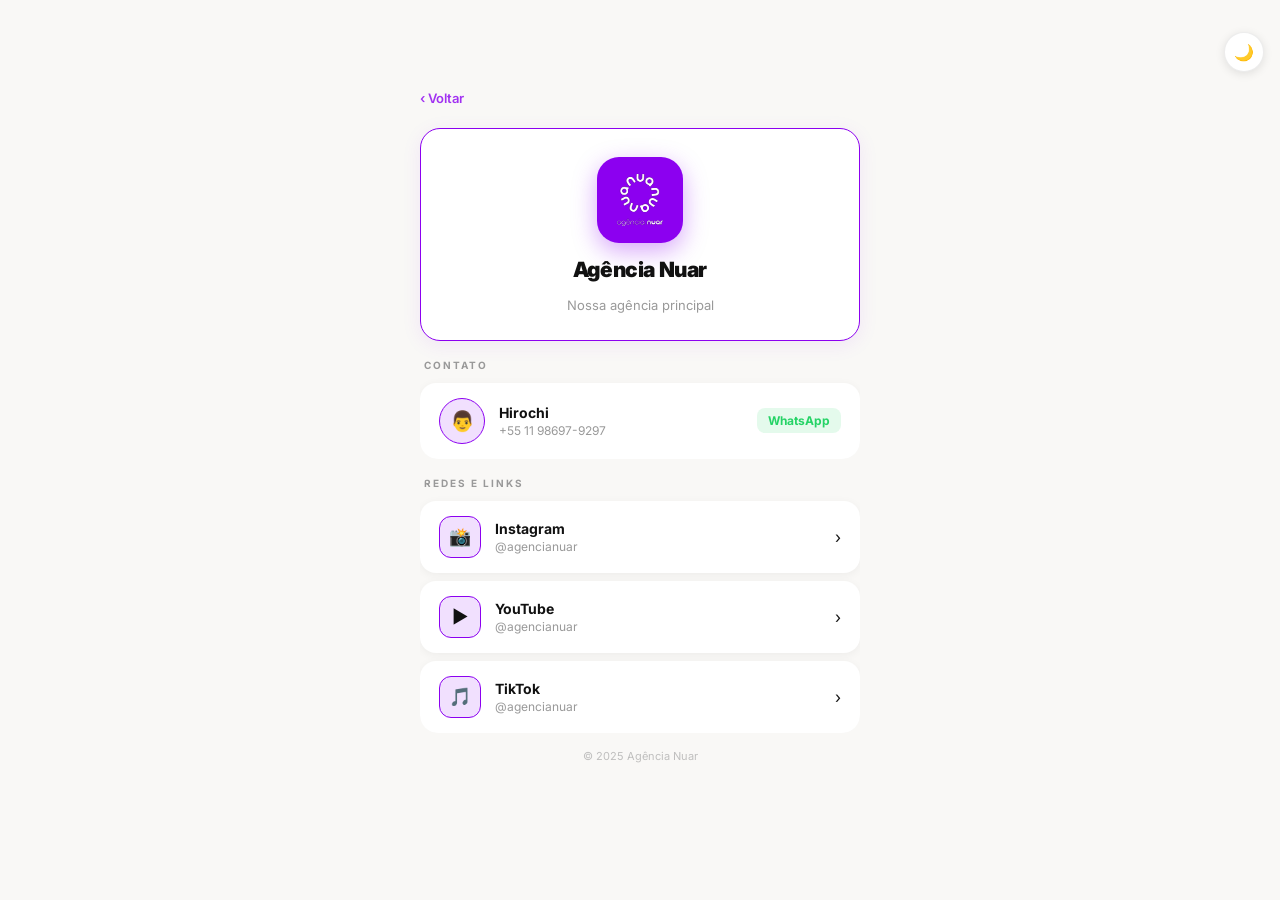
<file: agencia.html>
<!DOCTYPE html>
<html lang="pt-BR" data-theme="light">
<head>
  <meta charset="UTF-8" />
  <meta name="viewport" content="width=device-width, initial-scale=1.0" />
  <title>Agência Nuar</title>
  <style>
    @import url('https://fonts.googleapis.com/css2?family=Inter:wght@400;500;600;700;800;900&display=swap');

    :root {
      --cor: #8c00f0;
      --cor-rgb: 140,0,240;
    }

    *, *::before, *::after { box-sizing: border-box; margin: 0; padding: 0; }

    body {
      font-family: 'Inter', system-ui, sans-serif;
      background: var(--bg, #f5f4f0);
      color: var(--text, #111);
      min-height: 100dvh;
      display: flex;
      flex-direction: column;
      align-items: center;
      padding: 32px 16px 60px;
      transition: background .3s, color .3s;
    }

    .page { width: 100%; max-width: 440px; display: flex; flex-direction: column; align-items: center; gap: 16px; }

    .back-btn {
      align-self: flex-start;
      display: flex; align-items: center; gap: 6px;
      font-size: 13px; font-weight: 600;
      color: var(--cor);
      text-decoration: none;
      padding: 6px 0;
      opacity: .8;
      transition: opacity .2s;
    }
    .back-btn:hover { opacity: 1; }

    .header {
      width: 100%;
      display: flex;
      flex-direction: column;
      align-items: center;
      gap: 14px;
      padding: 28px 20px 24px;
      background: var(--surface, #fff);
      border-radius: 20px;
      border: 1.5px solid var(--cor);
      box-shadow: 0 4px 20px rgba(var(--cor-rgb), .08);
    }

    .logo-box {
      width: 86px; height: 86px;
      border-radius: 22px;
      background: var(--cor);
      display: flex; align-items: center; justify-content: center;
      box-shadow: 0 8px 24px rgba(var(--cor-rgb), .35);
    }
    .logo-box img { width: 66px; height: 66px; object-fit: contain; }

    .inst-name { font-size: 21px; font-weight: 900; letter-spacing: -.4px; color: var(--text, #111); text-align: center; }
    .inst-desc { font-size: 13px; color: var(--text2, #777); text-align: center; line-height: 1.5; }

    .card {
      width: 100%;
      background: var(--surface, #fff);
      border-radius: 18px;
      border: 1px solid var(--border, rgba(0,0,0,.07));
      box-shadow: 0 2px 12px rgba(0,0,0,.05);
      overflow: hidden;
    }

    .card-label {
      font-size: 10px; font-weight: 700;
      letter-spacing: 2px; text-transform: uppercase;
      color: var(--muted, #aaa);
      padding: 14px 18px 8px;
    }

    .contact-item {
      display: flex; align-items: center;
      gap: 14px;
      padding: 14px 18px;
      text-decoration: none;
    }

    .contact-avatar {
      width: 46px; height: 46px;
      border-radius: 50%;
      background: rgba(var(--cor-rgb), .12);
      border: 1.5px solid var(--cor);
      display: flex; align-items: center; justify-content: center;
      font-size: 20px;
      flex-shrink: 0;
    }
    .contact-info { flex: 1; }
    .contact-name { font-size: 14px; font-weight: 700; color: var(--text, #111); }
    .contact-phone { font-size: 12px; color: var(--text2, #888); margin-top: 2px; }
    .contact-action {
      font-size: 12px; font-weight: 700;
      color: #25D366;
      background: rgba(37,211,102,.12);
      border-radius: 8px;
      padding: 5px 11px;
      flex-shrink: 0;
    }

    .link-item {
      display: flex; align-items: center;
      gap: 14px;
      padding: 14px 18px;
      text-decoration: none;
    }

    .link-icon {
      width: 42px; height: 42px;
      border-radius: 12px;
      background: rgba(var(--cor-rgb), .12);
      border: 1.5px solid var(--cor);
      display: flex; align-items: center; justify-content: center;
      font-size: 18px;
      flex-shrink: 0;
    }
    .link-info { flex: 1; }
    .link-name { font-size: 14px; font-weight: 700; color: var(--text, #111); }
    .link-sub { font-size: 12px; color: var(--muted, #aaa); margin-top: 2px; }

    .em-breve {
      font-size: 10px; font-weight: 700;
      color: var(--muted, #bbb); letter-spacing: 1px;
      background: var(--surface2, #f3f2f0);
      border-radius: 6px;
      padding: 3px 8px;
      flex-shrink: 0;
    }

    .footer { font-size: 11px; color: var(--muted, #bbb); opacity: .6; }
  </style>
  <link rel="stylesheet" href="tema.css">
</head>
<body>
<button class="theme-btn" id="themeBtn" aria-label="Tema">🌙</button>
<div class="page">

  <a class="back-btn" href="index.html">‹ Voltar</a>

  <div class="header">
    <div class="logo-box">
      <img src="logos/1.svg" alt="Agência Nuar">
    </div>
    <div class="inst-name">Agência Nuar</div>
    <div class="inst-desc">Nossa agência principal</div>
  </div>

  <div class="card">
    <div class="card-label">Contato</div>
    <a class="contact-item" href="https://wa.me/5511986979297" target="_blank" rel="noopener">
      <div class="contact-avatar">👨</div>
      <div class="contact-info">
        <div class="contact-name">Hirochi</div>
        <div class="contact-phone">+55 11 98697-9297</div>
      </div>
      <span class="contact-action">WhatsApp</span>
    </a>
  </div>

  <div class="card">
    <div class="card-label">Redes e Links</div>
    <a class="link-item" href="https://www.instagram.com/agencianuar/" target="_blank" rel="noopener">
      <div class="link-icon">📸</div>
      <div class="link-info">
        <div class="link-name">Instagram</div>
        <div class="link-sub">@agencianuar</div>
      </div>
      <span class="link-arrow">›</span>
    </a>
    <a class="link-item" href="https://www.youtube.com/@agencianuar" target="_blank" rel="noopener">
      <div class="link-icon">▶️</div>
      <div class="link-info">
        <div class="link-name">YouTube</div>
        <div class="link-sub">@agencianuar</div>
      </div>
      <span class="link-arrow">›</span>
    </a>
    <a class="link-item" href="https://www.tiktok.com/@agencianuar" target="_blank" rel="noopener">
      <div class="link-icon">🎵</div>
      <div class="link-info">
        <div class="link-name">TikTok</div>
        <div class="link-sub">@agencianuar</div>
      </div>
      <span class="link-arrow">›</span>
    </a>
  </div>

  <div class="footer">© 2025 Agência Nuar</div>
</div>
<script src="tema.js"></script>
</body>
</html>
</file>
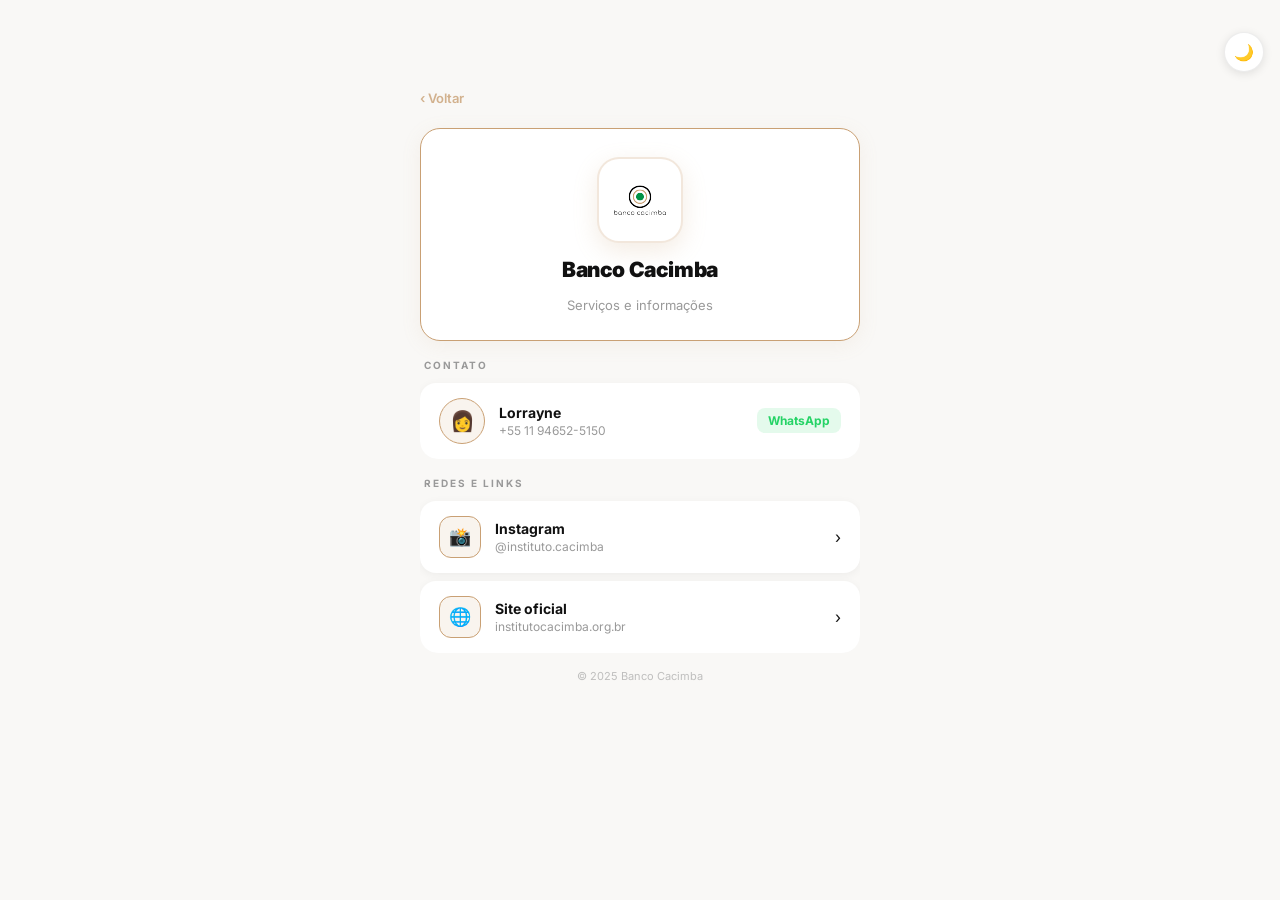
<file: cacimba.html>
<!DOCTYPE html>
<html lang="pt-BR" data-theme="light">
<head>
  <meta charset="UTF-8" />
  <meta name="viewport" content="width=device-width, initial-scale=1.0" />
  <title>Banco Cacimba</title>
  <style>
    @import url('https://fonts.googleapis.com/css2?family=Inter:wght@400;500;600;700;800;900&display=swap');

    :root {
      --cor: #c9a074;
      --cor-rgb: 201,160,116;
    }

    *, *::before, *::after { box-sizing: border-box; margin: 0; padding: 0; }

    body {
      font-family: 'Inter', system-ui, sans-serif;
      background: var(--bg, #f5f4f0);
      color: var(--text, #111);
      min-height: 100dvh;
      display: flex;
      flex-direction: column;
      align-items: center;
      padding: 32px 16px 60px;
      transition: background .3s, color .3s;
    }

    .page { width: 100%; max-width: 440px; display: flex; flex-direction: column; align-items: center; gap: 16px; }

    .back-btn {
      align-self: flex-start;
      display: flex; align-items: center; gap: 6px;
      font-size: 13px; font-weight: 600;
      color: var(--cor);
      text-decoration: none;
      padding: 6px 0;
      opacity: .8;
      transition: opacity .2s;
    }
    .back-btn:hover { opacity: 1; }

    .header {
      width: 100%;
      display: flex;
      flex-direction: column;
      align-items: center;
      gap: 14px;
      padding: 28px 20px 24px;
      background: var(--surface, #fff);
      border-radius: 20px;
      border: 1.5px solid var(--cor);
      box-shadow: 0 4px 20px rgba(var(--cor-rgb), .1);
    }

    .logo-box {
      width: 86px; height: 86px;
      border-radius: 22px;
      background: #fff;
      border: 2px solid rgba(var(--cor-rgb), .25);
      display: flex; align-items: center; justify-content: center;
      box-shadow: 0 8px 24px rgba(var(--cor-rgb), .2);
    }
    .logo-box img { width: 66px; height: 66px; object-fit: contain; }

    .inst-name { font-size: 21px; font-weight: 900; letter-spacing: -.4px; color: var(--text, #111); text-align: center; }
    .inst-desc { font-size: 13px; color: var(--text2, #777); text-align: center; line-height: 1.5; }

    .card {
      width: 100%;
      background: var(--surface, #fff);
      border-radius: 18px;
      border: 1px solid var(--border, rgba(0,0,0,.07));
      box-shadow: 0 2px 12px rgba(0,0,0,.05);
      overflow: hidden;
    }

    .card-label {
      font-size: 10px; font-weight: 700;
      letter-spacing: 2px; text-transform: uppercase;
      color: var(--muted, #aaa);
      padding: 14px 18px 8px;
    }

    .contact-item {
      display: flex; align-items: center;
      gap: 14px;
      padding: 14px 18px;
      text-decoration: none;
    }

    .contact-avatar {
      width: 46px; height: 46px;
      border-radius: 50%;
      background: rgba(var(--cor-rgb), .12);
      border: 1.5px solid var(--cor);
      display: flex; align-items: center; justify-content: center;
      font-size: 20px;
      flex-shrink: 0;
    }
    .contact-info { flex: 1; }
    .contact-name { font-size: 14px; font-weight: 700; color: var(--text, #111); }
    .contact-phone { font-size: 12px; color: var(--text2, #888); margin-top: 2px; }
    .contact-action {
      font-size: 12px; font-weight: 700;
      color: #25D366;
      background: rgba(37,211,102,.12);
      border-radius: 8px;
      padding: 5px 11px;
      flex-shrink: 0;
    }

    .link-item {
      display: flex; align-items: center;
      gap: 14px;
      padding: 14px 18px;
      text-decoration: none;
    }

    .link-icon {
      width: 42px; height: 42px;
      border-radius: 12px;
      background: rgba(var(--cor-rgb), .12);
      border: 1.5px solid var(--cor);
      display: flex; align-items: center; justify-content: center;
      font-size: 18px;
      flex-shrink: 0;
    }
    .link-info { flex: 1; }
    .link-name { font-size: 14px; font-weight: 700; color: var(--text, #111); }
    .link-sub { font-size: 12px; color: var(--muted, #aaa); margin-top: 2px; }

    .em-breve {
      font-size: 10px; font-weight: 700;
      color: var(--muted, #bbb); letter-spacing: 1px;
      background: var(--surface2, #f3f2f0);
      border-radius: 6px;
      padding: 3px 8px;
      flex-shrink: 0;
    }

    .footer { font-size: 11px; color: var(--muted, #bbb); opacity: .6; }
  </style>
  <link rel="stylesheet" href="tema.css">
</head>
<body>
<button class="theme-btn" id="themeBtn" aria-label="Tema">🌙</button>
<div class="page">

  <a class="back-btn" href="index.html">‹ Voltar</a>

  <div class="header">
    <div class="logo-box">
      <img src="logos/2.svg" alt="Banco Cacimba">
    </div>
    <div class="inst-name">Banco Cacimba</div>
    <div class="inst-desc">Serviços e informações</div>
  </div>

  <div class="card">
    <div class="card-label">Contato</div>
    <a class="contact-item" href="https://wa.me/5511946525150" target="_blank" rel="noopener">
      <div class="contact-avatar">👩</div>
      <div class="contact-info">
        <div class="contact-name">Lorrayne</div>
        <div class="contact-phone">+55 11 94652-5150</div>
      </div>
      <span class="contact-action">WhatsApp</span>
    </a>
  </div>

  <div class="card">
    <div class="card-label">Redes e Links</div>
    <a class="link-item" href="https://www.instagram.com/instituto.cacimba/" target="_blank" rel="noopener">
      <div class="link-icon">📸</div>
      <div class="link-info">
        <div class="link-name">Instagram</div>
        <div class="link-sub">@instituto.cacimba</div>
      </div>
      <span class="link-arrow">›</span>
    </a>
    <a class="link-item" href="https://institutocacimba.org.br/banco-cacimba/" target="_blank" rel="noopener">
      <div class="link-icon">🌐</div>
      <div class="link-info">
        <div class="link-name">Site oficial</div>
        <div class="link-sub">institutocacimba.org.br</div>
      </div>
      <span class="link-arrow">›</span>
    </a>
  </div>

  <div class="footer">© 2025 Banco Cacimba</div>
</div>
<script src="tema.js"></script>
</body>
</html>
</file>
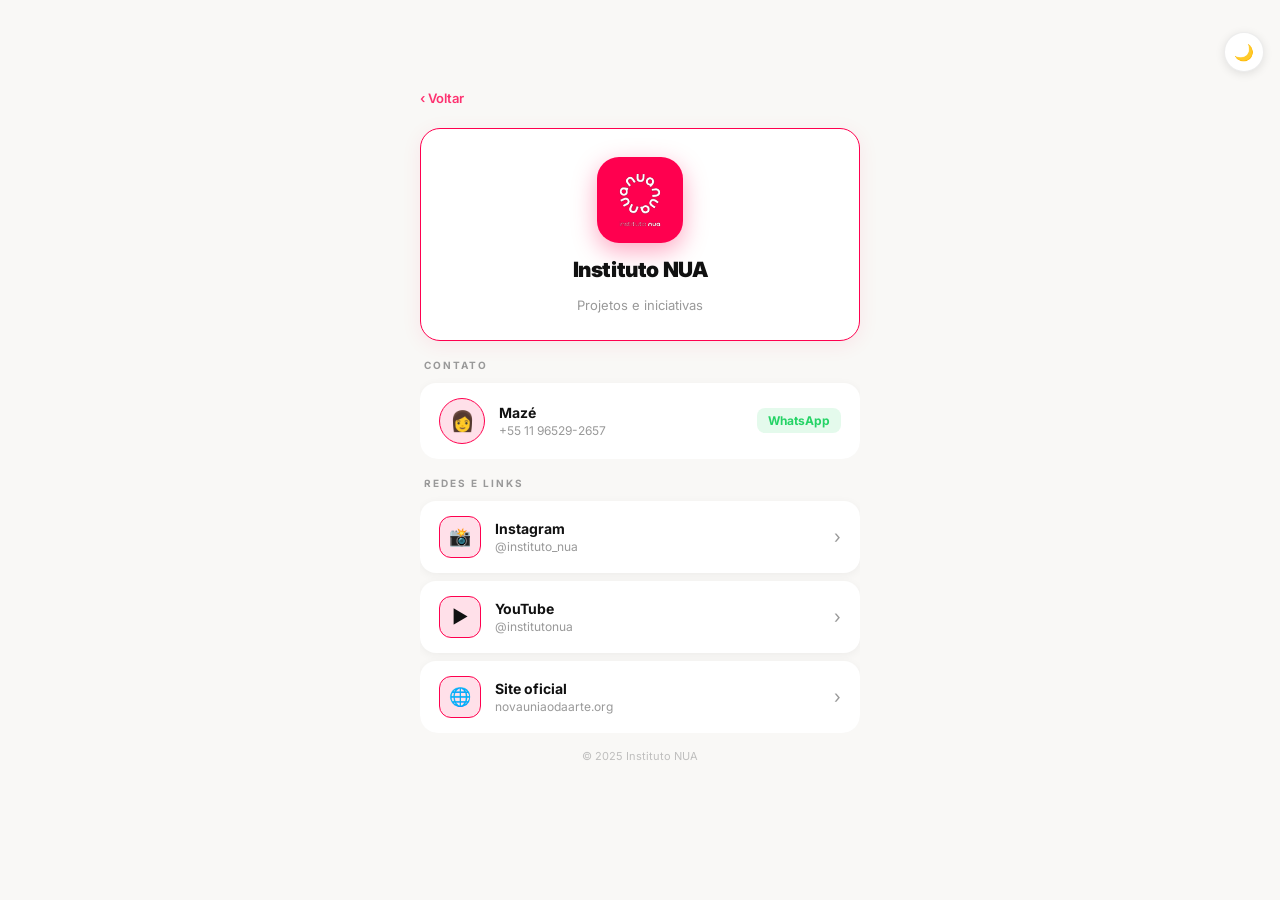
<file: instituto.html>
<!DOCTYPE html>
<html lang="pt-BR" data-theme="light">
<head>
  <meta charset="UTF-8" />
  <meta name="viewport" content="width=device-width, initial-scale=1.0" />
  <title>Instituto NUA</title>
  <style>
    @import url('https://fonts.googleapis.com/css2?family=Inter:wght@400;500;600;700;800;900&display=swap');

    :root {
      --cor: #ff004f;
      --cor-rgb: 255,0,79;
    }

    *, *::before, *::after { box-sizing: border-box; margin: 0; padding: 0; }

    body {
      font-family: 'Inter', system-ui, sans-serif;
      background: var(--bg, #f5f4f0);
      color: var(--text, #111);
      min-height: 100dvh;
      display: flex;
      flex-direction: column;
      align-items: center;
      padding: 32px 16px 60px;
      transition: background .3s, color .3s;
    }

    .page { width: 100%; max-width: 440px; display: flex; flex-direction: column; align-items: center; gap: 16px; }

    .back-btn {
      align-self: flex-start;
      display: flex; align-items: center; gap: 6px;
      font-size: 13px; font-weight: 600;
      color: var(--cor);
      text-decoration: none;
      padding: 6px 0;
      opacity: .8;
      transition: opacity .2s;
    }
    .back-btn:hover { opacity: 1; }

    /* Header */
    .header {
      width: 100%;
      display: flex;
      flex-direction: column;
      align-items: center;
      gap: 14px;
      padding: 28px 20px 24px;
      background: var(--surface, #fff);
      border-radius: 20px;
      border: 1.5px solid var(--cor);
      box-shadow: 0 4px 20px rgba(var(--cor-rgb), .08);
    }

    .logo-box {
      width: 86px; height: 86px;
      border-radius: 22px;
      background: var(--cor);
      display: flex; align-items: center; justify-content: center;
      box-shadow: 0 8px 24px rgba(var(--cor-rgb), .35);
    }
    .logo-box img { width: 66px; height: 66px; object-fit: contain; }

    .inst-name { font-size: 21px; font-weight: 900; letter-spacing: -.4px; color: var(--text, #111); text-align: center; }
    .inst-desc { font-size: 13px; color: var(--text2, #777); text-align: center; line-height: 1.5; }

    /* Card */
    .card {
      width: 100%;
      background: var(--surface, #fff);
      border-radius: 18px;
      border: 1px solid var(--border, rgba(0,0,0,.07));
      box-shadow: 0 2px 12px rgba(0,0,0,.05);
      overflow: hidden;
    }

    .card-label {
      font-size: 10px; font-weight: 700;
      letter-spacing: 2px; text-transform: uppercase;
      color: var(--muted, #aaa);
      padding: 14px 18px 8px;
    }

    /* Contato */
    .contact-item {
      display: flex; align-items: center;
      gap: 14px;
      padding: 14px 18px;
      text-decoration: none;
    }

    .contact-avatar {
      width: 46px; height: 46px;
      border-radius: 50%;
      background: rgba(var(--cor-rgb), .12);
      border: 1.5px solid var(--cor);
      display: flex; align-items: center; justify-content: center;
      font-size: 20px;
      flex-shrink: 0;
    }
    .contact-info { flex: 1; }
    .contact-name { font-size: 14px; font-weight: 700; color: var(--text, #111); }
    .contact-phone { font-size: 12px; color: var(--text2, #888); margin-top: 2px; }
    .contact-action {
      font-size: 12px; font-weight: 700;
      color: #25D366;
      background: rgba(37,211,102,.12);
      border-radius: 8px;
      padding: 5px 11px;
      flex-shrink: 0;
    }

    /* Links */
    .link-item {
      display: flex; align-items: center;
      gap: 14px;
      padding: 14px 18px;
      text-decoration: none;
    }

    .link-icon {
      width: 42px; height: 42px;
      border-radius: 12px;
      background: rgba(var(--cor-rgb), .12);
      border: 1.5px solid var(--cor);
      display: flex; align-items: center; justify-content: center;
      font-size: 18px;
      flex-shrink: 0;
    }
    .link-info { flex: 1; }
    .link-name { font-size: 14px; font-weight: 700; color: var(--text, #111); }
    .link-sub { font-size: 12px; color: var(--muted, #aaa); margin-top: 2px; }
    .link-arrow { color: var(--muted, #ccc); font-size: 18px; flex-shrink: 0; }

    .em-breve {
      font-size: 10px; font-weight: 700;
      color: var(--muted, #bbb); letter-spacing: 1px;
      background: var(--surface2, #f3f2f0);
      border-radius: 6px;
      padding: 3px 8px;
      flex-shrink: 0;
    }

    .footer { font-size: 11px; color: var(--muted, #bbb); opacity: .6; }
  </style>
  <link rel="stylesheet" href="tema.css">
</head>
<body>
<button class="theme-btn" id="themeBtn" aria-label="Tema">🌙</button>
<div class="page">

  <a class="back-btn" href="index.html">‹ Voltar</a>

  <div class="header">
    <div class="logo-box">
      <img src="logos/4.svg" alt="Instituto NUA">
    </div>
    <div class="inst-name">Instituto NUA</div>
    <div class="inst-desc">Projetos e iniciativas</div>
  </div>

  <div class="card">
    <div class="card-label">Contato</div>
    <a class="contact-item" href="https://wa.me/5511965292657" target="_blank" rel="noopener">
      <div class="contact-avatar">👩</div>
      <div class="contact-info">
        <div class="contact-name">Mazé</div>
        <div class="contact-phone">+55 11 96529-2657</div>
      </div>
      <span class="contact-action">WhatsApp</span>
    </a>
  </div>

  <div class="card">
    <div class="card-label">Redes e Links</div>
    <a class="link-item" href="https://www.instagram.com/instituto_nua/" target="_blank" rel="noopener">
      <div class="link-icon">📸</div>
      <div class="link-info">
        <div class="link-name">Instagram</div>
        <div class="link-sub">@instituto_nua</div>
      </div>
      <span class="link-arrow">›</span>
    </a>
    <a class="link-item" href="https://www.youtube.com/@institutonua" target="_blank" rel="noopener">
      <div class="link-icon">▶️</div>
      <div class="link-info">
        <div class="link-name">YouTube</div>
        <div class="link-sub">@institutonua</div>
      </div>
      <span class="link-arrow">›</span>
    </a>
    <a class="link-item" href="https://novauniaodaarte.org" target="_blank" rel="noopener">
      <div class="link-icon">🌐</div>
      <div class="link-info">
        <div class="link-name">Site oficial</div>
        <div class="link-sub">novauniaodaarte.org</div>
      </div>
      <span class="link-arrow">›</span>
    </a>
  </div>

  <div class="footer">© 2025 Instituto NUA</div>
</div>
<script src="tema.js"></script>
</body>
</html>
</file>
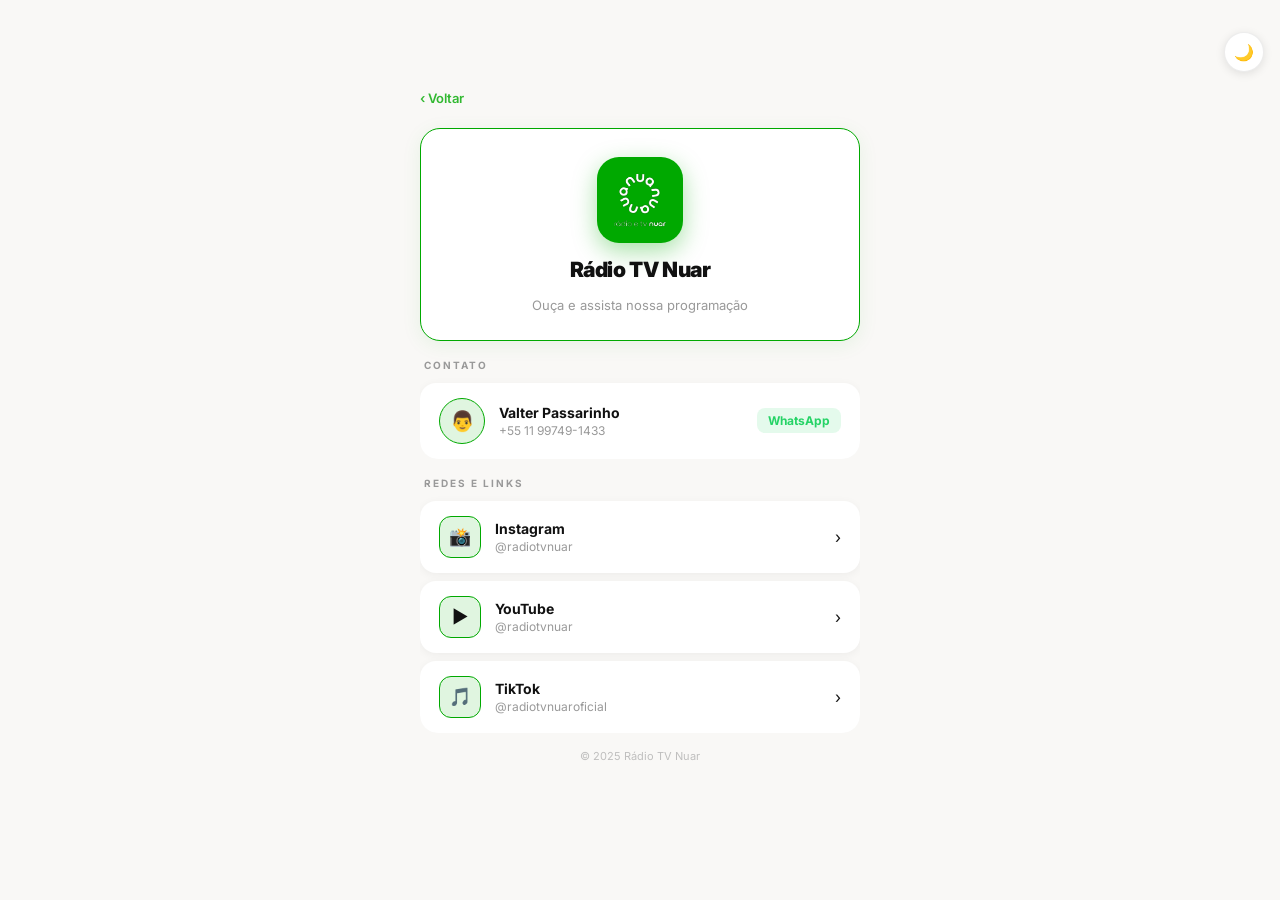
<file: radio.html>
<!DOCTYPE html>
<html lang="pt-BR" data-theme="light">
<head>
  <meta charset="UTF-8" />
  <meta name="viewport" content="width=device-width, initial-scale=1.0" />
  <title>Rádio TV Nuar</title>
  <style>
    @import url('https://fonts.googleapis.com/css2?family=Inter:wght@400;500;600;700;800;900&display=swap');

    :root {
      --cor: #00a900;
      --cor-rgb: 0,169,0;
    }

    *, *::before, *::after { box-sizing: border-box; margin: 0; padding: 0; }

    body {
      font-family: 'Inter', system-ui, sans-serif;
      background: var(--bg, #f5f4f0);
      color: var(--text, #111);
      min-height: 100dvh;
      display: flex;
      flex-direction: column;
      align-items: center;
      padding: 32px 16px 60px;
      transition: background .3s, color .3s;
    }

    .page { width: 100%; max-width: 440px; display: flex; flex-direction: column; align-items: center; gap: 16px; }

    .back-btn {
      align-self: flex-start;
      display: flex; align-items: center; gap: 6px;
      font-size: 13px; font-weight: 600;
      color: var(--cor);
      text-decoration: none;
      padding: 6px 0;
      opacity: .8;
      transition: opacity .2s;
    }
    .back-btn:hover { opacity: 1; }

    .header {
      width: 100%;
      display: flex;
      flex-direction: column;
      align-items: center;
      gap: 14px;
      padding: 28px 20px 24px;
      background: var(--surface, #fff);
      border-radius: 20px;
      border: 1.5px solid var(--cor);
      box-shadow: 0 4px 20px rgba(var(--cor-rgb), .08);
    }

    .logo-box {
      width: 86px; height: 86px;
      border-radius: 22px;
      background: var(--cor);
      display: flex; align-items: center; justify-content: center;
      box-shadow: 0 8px 24px rgba(var(--cor-rgb), .35);
    }
    .logo-box img { width: 66px; height: 66px; object-fit: contain; }

    .inst-name { font-size: 21px; font-weight: 900; letter-spacing: -.4px; color: var(--text, #111); text-align: center; }
    .inst-desc { font-size: 13px; color: var(--text2, #777); text-align: center; line-height: 1.5; }

    .card {
      width: 100%;
      background: var(--surface, #fff);
      border-radius: 18px;
      border: 1px solid var(--border, rgba(0,0,0,.07));
      box-shadow: 0 2px 12px rgba(0,0,0,.05);
      overflow: hidden;
    }

    .card-label {
      font-size: 10px; font-weight: 700;
      letter-spacing: 2px; text-transform: uppercase;
      color: var(--muted, #aaa);
      padding: 14px 18px 8px;
    }

    .contact-item {
      display: flex; align-items: center;
      gap: 14px;
      padding: 14px 18px;
      text-decoration: none;
    }

    .contact-avatar {
      width: 46px; height: 46px;
      border-radius: 50%;
      background: rgba(var(--cor-rgb), .12);
      border: 1.5px solid var(--cor);
      display: flex; align-items: center; justify-content: center;
      font-size: 20px;
      flex-shrink: 0;
    }
    .contact-info { flex: 1; }
    .contact-name { font-size: 14px; font-weight: 700; color: var(--text, #111); }
    .contact-phone { font-size: 12px; color: var(--text2, #888); margin-top: 2px; }
    .contact-action {
      font-size: 12px; font-weight: 700;
      color: #25D366;
      background: rgba(37,211,102,.12);
      border-radius: 8px;
      padding: 5px 11px;
      flex-shrink: 0;
    }

    .link-item {
      display: flex; align-items: center;
      gap: 14px;
      padding: 14px 18px;
      text-decoration: none;
    }

    .link-icon {
      width: 42px; height: 42px;
      border-radius: 12px;
      background: rgba(var(--cor-rgb), .12);
      border: 1.5px solid var(--cor);
      display: flex; align-items: center; justify-content: center;
      font-size: 18px;
      flex-shrink: 0;
    }
    .link-info { flex: 1; }
    .link-name { font-size: 14px; font-weight: 700; color: var(--text, #111); }
    .link-sub { font-size: 12px; color: var(--muted, #aaa); margin-top: 2px; }

    .em-breve {
      font-size: 10px; font-weight: 700;
      color: var(--muted, #bbb); letter-spacing: 1px;
      background: var(--surface2, #f3f2f0);
      border-radius: 6px;
      padding: 3px 8px;
      flex-shrink: 0;
    }

    .footer { font-size: 11px; color: var(--muted, #bbb); opacity: .6; }
  </style>
  <link rel="stylesheet" href="tema.css">
</head>
<body>
<button class="theme-btn" id="themeBtn" aria-label="Tema">🌙</button>
<div class="page">

  <a class="back-btn" href="index.html">‹ Voltar</a>

  <div class="header">
    <div class="logo-box">
      <img src="logos/3.svg" alt="Rádio TV Nuar">
    </div>
    <div class="inst-name">Rádio TV Nuar</div>
    <div class="inst-desc">Ouça e assista nossa programação</div>
  </div>

  <div class="card">
    <div class="card-label">Contato</div>
    <a class="contact-item" href="https://wa.me/5511997491433" target="_blank" rel="noopener">
      <div class="contact-avatar">👨</div>
      <div class="contact-info">
        <div class="contact-name">Valter Passarinho</div>
        <div class="contact-phone">+55 11 99749-1433</div>
      </div>
      <span class="contact-action">WhatsApp</span>
    </a>
  </div>

  <div class="card">
    <div class="card-label">Redes e Links</div>
    <a class="link-item" href="https://www.instagram.com/radiotvnuar/" target="_blank" rel="noopener">
      <div class="link-icon">📸</div>
      <div class="link-info">
        <div class="link-name">Instagram</div>
        <div class="link-sub">@radiotvnuar</div>
      </div>
      <span class="link-arrow">›</span>
    </a>
    <a class="link-item" href="https://www.youtube.com/@radiotvnuar" target="_blank" rel="noopener">
      <div class="link-icon">▶️</div>
      <div class="link-info">
        <div class="link-name">YouTube</div>
        <div class="link-sub">@radiotvnuar</div>
      </div>
      <span class="link-arrow">›</span>
    </a>
    <a class="link-item" href="https://www.tiktok.com/@radiotvnuaroficial" target="_blank" rel="noopener">
      <div class="link-icon">🎵</div>
      <div class="link-info">
        <div class="link-name">TikTok</div>
        <div class="link-sub">@radiotvnuaroficial</div>
      </div>
      <span class="link-arrow">›</span>
    </a>
  </div>

  <div class="footer">© 2025 Rádio TV Nuar</div>
</div>
<script src="tema.js"></script>
</body>
</html>
</file>
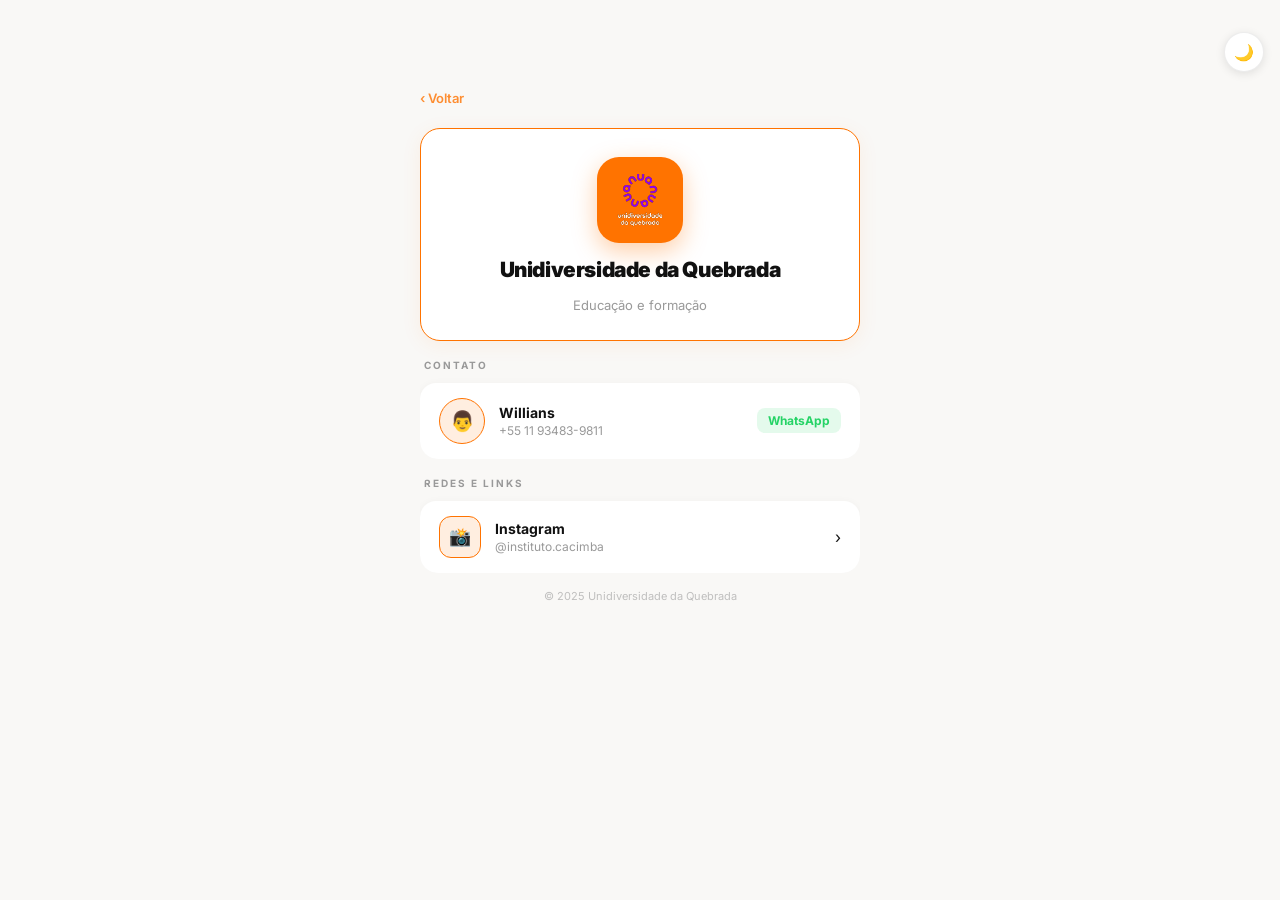
<file: unidiversidade.html>
<!DOCTYPE html>
<html lang="pt-BR" data-theme="light">
<head>
  <meta charset="UTF-8" />
  <meta name="viewport" content="width=device-width, initial-scale=1.0" />
  <title>Unidiversidade da Quebrada</title>
  <style>
    @import url('https://fonts.googleapis.com/css2?family=Inter:wght@400;500;600;700;800;900&display=swap');

    :root {
      --cor: #ff7300;
      --cor-rgb: 255,115,0;
    }

    *, *::before, *::after { box-sizing: border-box; margin: 0; padding: 0; }

    body {
      font-family: 'Inter', system-ui, sans-serif;
      background: var(--bg, #f5f4f0);
      color: var(--text, #111);
      min-height: 100dvh;
      display: flex;
      flex-direction: column;
      align-items: center;
      padding: 32px 16px 60px;
      transition: background .3s, color .3s;
    }

    .page { width: 100%; max-width: 440px; display: flex; flex-direction: column; align-items: center; gap: 16px; }

    .back-btn {
      align-self: flex-start;
      display: flex; align-items: center; gap: 6px;
      font-size: 13px; font-weight: 600;
      color: var(--cor);
      text-decoration: none;
      padding: 6px 0;
      opacity: .8;
      transition: opacity .2s;
    }
    .back-btn:hover { opacity: 1; }

    .header {
      width: 100%;
      display: flex;
      flex-direction: column;
      align-items: center;
      gap: 14px;
      padding: 28px 20px 24px;
      background: var(--surface, #fff);
      border-radius: 20px;
      border: 1.5px solid var(--cor);
      box-shadow: 0 4px 20px rgba(var(--cor-rgb), .08);
    }

    .logo-box {
      width: 86px; height: 86px;
      border-radius: 22px;
      background: var(--cor);
      display: flex; align-items: center; justify-content: center;
      box-shadow: 0 8px 24px rgba(var(--cor-rgb), .35);
    }
    .logo-box img { width: 66px; height: 66px; object-fit: contain; }

    .inst-name { font-size: 21px; font-weight: 900; letter-spacing: -.4px; color: var(--text, #111); text-align: center; }
    .inst-desc { font-size: 13px; color: var(--text2, #777); text-align: center; line-height: 1.5; }

    .card {
      width: 100%;
      background: var(--surface, #fff);
      border-radius: 18px;
      border: 1px solid var(--border, rgba(0,0,0,.07));
      box-shadow: 0 2px 12px rgba(0,0,0,.05);
      overflow: hidden;
    }

    .card-label {
      font-size: 10px; font-weight: 700;
      letter-spacing: 2px; text-transform: uppercase;
      color: var(--muted, #aaa);
      padding: 14px 18px 8px;
    }

    .contact-item {
      display: flex; align-items: center;
      gap: 14px;
      padding: 14px 18px;
      text-decoration: none;
    }

    .contact-avatar {
      width: 46px; height: 46px;
      border-radius: 50%;
      background: rgba(var(--cor-rgb), .12);
      border: 1.5px solid var(--cor);
      display: flex; align-items: center; justify-content: center;
      font-size: 20px;
      flex-shrink: 0;
    }
    .contact-info { flex: 1; }
    .contact-name { font-size: 14px; font-weight: 700; color: var(--text, #111); }
    .contact-phone { font-size: 12px; color: var(--text2, #888); margin-top: 2px; }
    .contact-action {
      font-size: 12px; font-weight: 700;
      color: #25D366;
      background: rgba(37,211,102,.12);
      border-radius: 8px;
      padding: 5px 11px;
      flex-shrink: 0;
    }

    .link-item {
      display: flex; align-items: center;
      gap: 14px;
      padding: 14px 18px;
      text-decoration: none;
    }

    .link-icon {
      width: 42px; height: 42px;
      border-radius: 12px;
      background: rgba(var(--cor-rgb), .12);
      border: 1.5px solid var(--cor);
      display: flex; align-items: center; justify-content: center;
      font-size: 18px;
      flex-shrink: 0;
    }
    .link-info { flex: 1; }
    .link-name { font-size: 14px; font-weight: 700; color: var(--text, #111); }
    .link-sub { font-size: 12px; color: var(--muted, #aaa); margin-top: 2px; }

    .em-breve {
      font-size: 10px; font-weight: 700;
      color: var(--muted, #bbb); letter-spacing: 1px;
      background: var(--surface2, #f3f2f0);
      border-radius: 6px;
      padding: 3px 8px;
      flex-shrink: 0;
    }

    .footer { font-size: 11px; color: var(--muted, #bbb); opacity: .6; }
  </style>
  <link rel="stylesheet" href="tema.css">
</head>
<body>
<button class="theme-btn" id="themeBtn" aria-label="Tema">🌙</button>
<div class="page">

  <a class="back-btn" href="index.html">‹ Voltar</a>

  <div class="header">
    <div class="logo-box">
      <img src="logos/5.svg" alt="Unidiversidade da Quebrada">
    </div>
    <div class="inst-name">Unidiversidade da Quebrada</div>
    <div class="inst-desc">Educação e formação</div>
  </div>

  <div class="card">
    <div class="card-label">Contato</div>
    <a class="contact-item" href="https://wa.me/5511934839811" target="_blank" rel="noopener">
      <div class="contact-avatar">👨</div>
      <div class="contact-info">
        <div class="contact-name">Willians</div>
        <div class="contact-phone">+55 11 93483-9811</div>
      </div>
      <span class="contact-action">WhatsApp</span>
    </a>
  </div>

  <div class="card">
    <div class="card-label">Redes e Links</div>
    <a class="link-item" href="https://www.instagram.com/instituto.cacimba/" target="_blank" rel="noopener">
      <div class="link-icon">📸</div>
      <div class="link-info">
        <div class="link-name">Instagram</div>
        <div class="link-sub">@instituto.cacimba</div>
      </div>
      <span class="link-arrow">›</span>
    </a>
  </div>

  <div class="footer">© 2025 Unidiversidade da Quebrada</div>
</div>
<script src="tema.js"></script>
</body>
</html>
</file>
<file: tema.css>
/* ── Tema compartilhado — todas as páginas ── */

[data-theme="light"] {
  --bg:      #f9f8f6;
  --surface: #ffffff;
  --surface2: #f3f2f0;
  --border:  rgba(0,0,0,0.07);
  --text:    #111111;
  --text2:   #555555;
  --muted:   #999999;
  --shadow:  0 2px 12px rgba(0,0,0,.06);
}

[data-theme="dark"] {
  --bg:      #111111;
  --surface: #1e1e1e;
  --surface2: #2a2a2a;
  --border:  rgba(255,255,255,0.10);
  --text:    #ffffff;
  --text2:   #bbbbbb;
  --muted:   #777777;
  --shadow:  0 2px 12px rgba(0,0,0,.35);
}

body {
  background: var(--bg);
  color: var(--text);
  transition: background .3s, color .3s;
}

/* Botão de tema — no fluxo normal, topo da página */
.theme-btn {
  display: block;
  margin-left: auto;
  margin-bottom: 12px;
  width: 40px; height: 40px;
  border-radius: 50%;
  border: 1px solid var(--border);
  background: var(--surface);
  box-shadow: 0 2px 10px rgba(0,0,0,.10);
  cursor: pointer;
  font-size: 16px;
  touch-action: manipulation;
  transition: background .3s, border-color .3s, box-shadow .2s;
  line-height: 40px;
  text-align: center;
}
.theme-btn:hover { box-shadow: 0 4px 16px rgba(0,0,0,.15); }
.theme-btn:active { transform: scale(0.93); }

/* Cards */
.card {
  background: var(--surface);
  border-color: var(--border) !important;
  transition: background .3s, border-color .3s;
}

/* Cards de instituição — cada item vira bloco independente */
.card {
  background: transparent !important;
  border: none !important;
  box-shadow: none !important;
  display: flex;
  flex-direction: column;
  gap: 8px;
  padding: 0 !important;
}

.card-label {
  color: var(--muted);
  padding: 2px 4px 4px !important;
  transition: color .3s;
}

.contact-item,
.link-item {
  border-radius: 16px !important;
  border-top: none !important;
  background: var(--surface) !important;
  border: 1.5px solid transparent !important;
  box-shadow: 0 2px 10px rgba(0,0,0,.05);
  color: var(--text);
  transition: border-color .25s, box-shadow .25s, background .15s, color .3s;
}

/* Desktop: sem borda por padrão, borda + brilho só no hover */
@media (hover: hover) {
  .contact-item,
  .link-item {
    border-color: transparent !important;
  }
  .contact-item:hover,
  .link-item:hover {
    border-color: var(--cor) !important;
    box-shadow: 0 6px 20px rgba(0,0,0,.10),
                0 0 0 0.5px var(--cor),
                0 0 22px 4px rgba(var(--cor-rgb), .22) !important;
  }
}

/* Mobile/touch: borda colorida sempre visível */
@media (hover: none) {
  .contact-item,
  .link-item {
    border-color: var(--cor) !important;
  }
}

.contact-phone,
.link-sub,
.inst-desc,
.footer {
  color: var(--muted);
  transition: color .3s;
}

.em-breve {
  background: var(--surface2);
  color: var(--muted);
  transition: background .3s, color .3s;
}

/* Header do card */
.header {
  background: var(--surface);
  border: 1.5px solid var(--cor) !important;
  transition: background .3s, border-color .3s;
}
</file>
